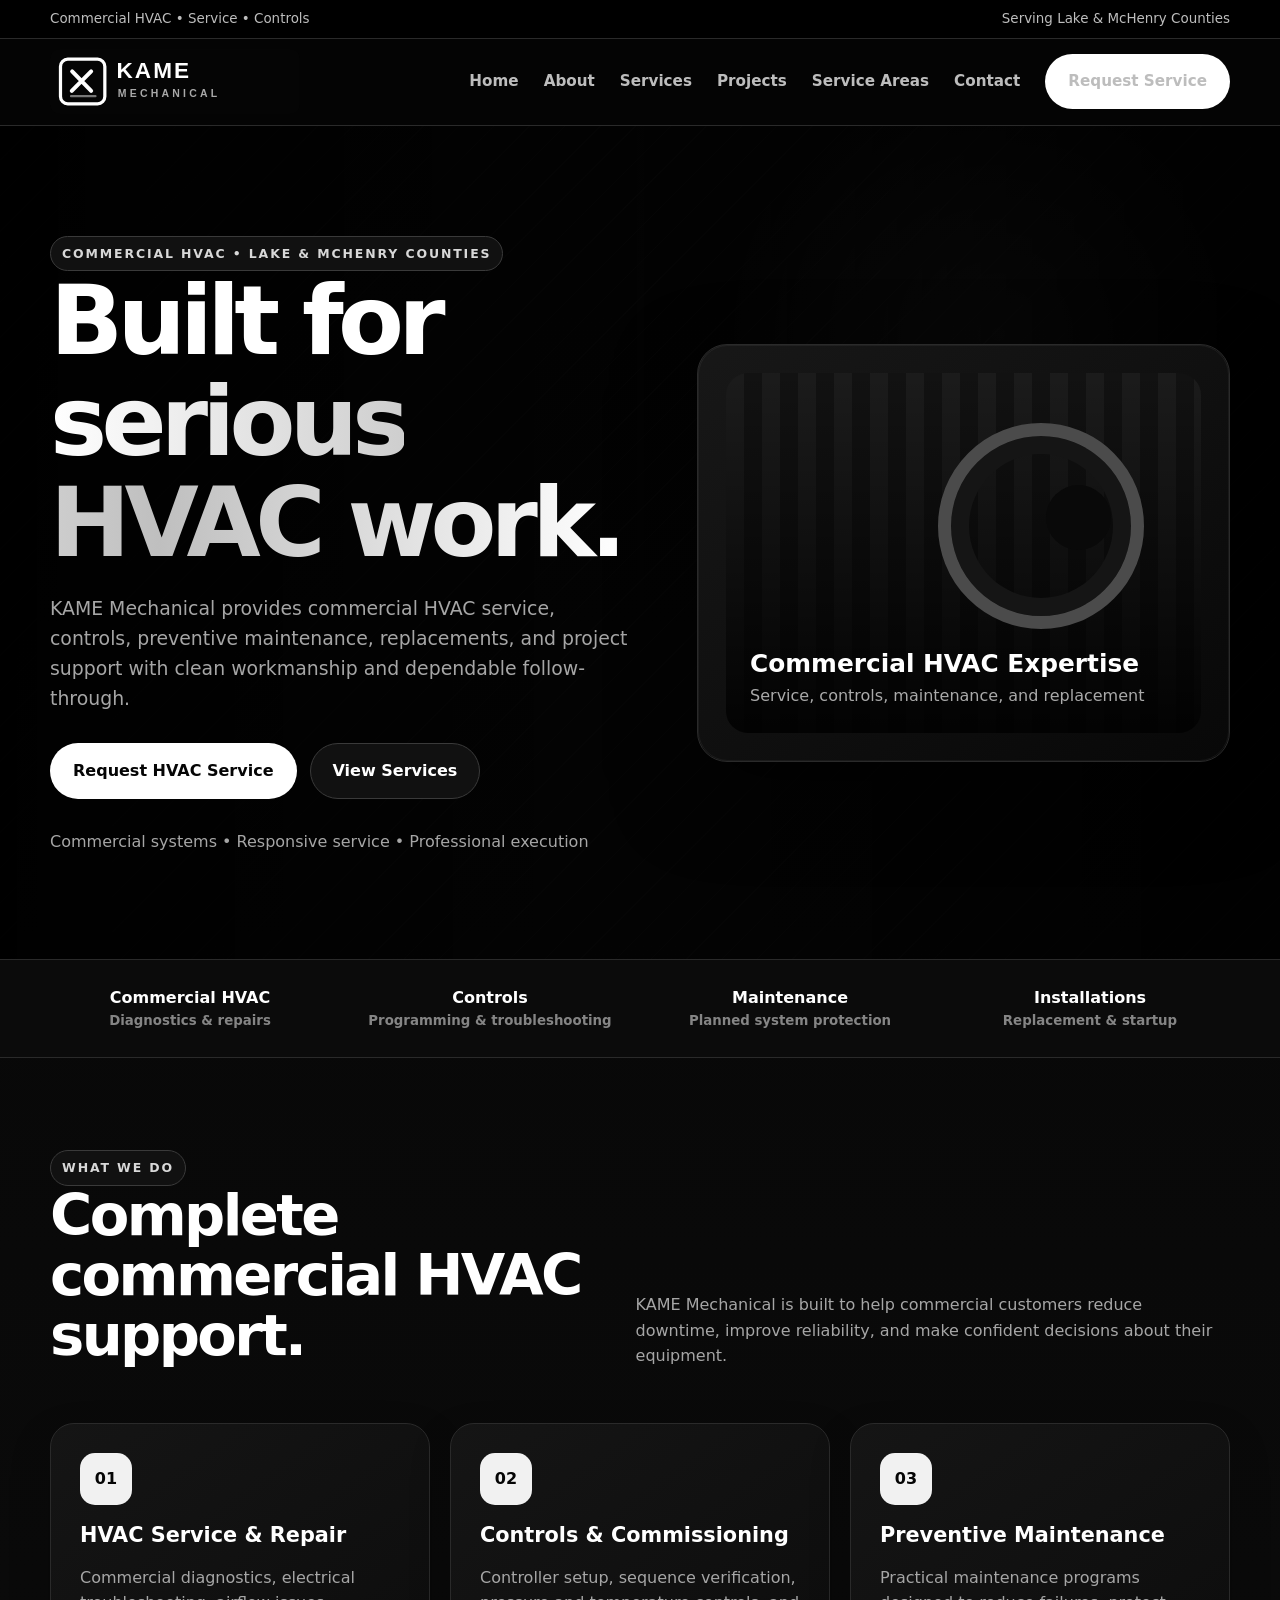
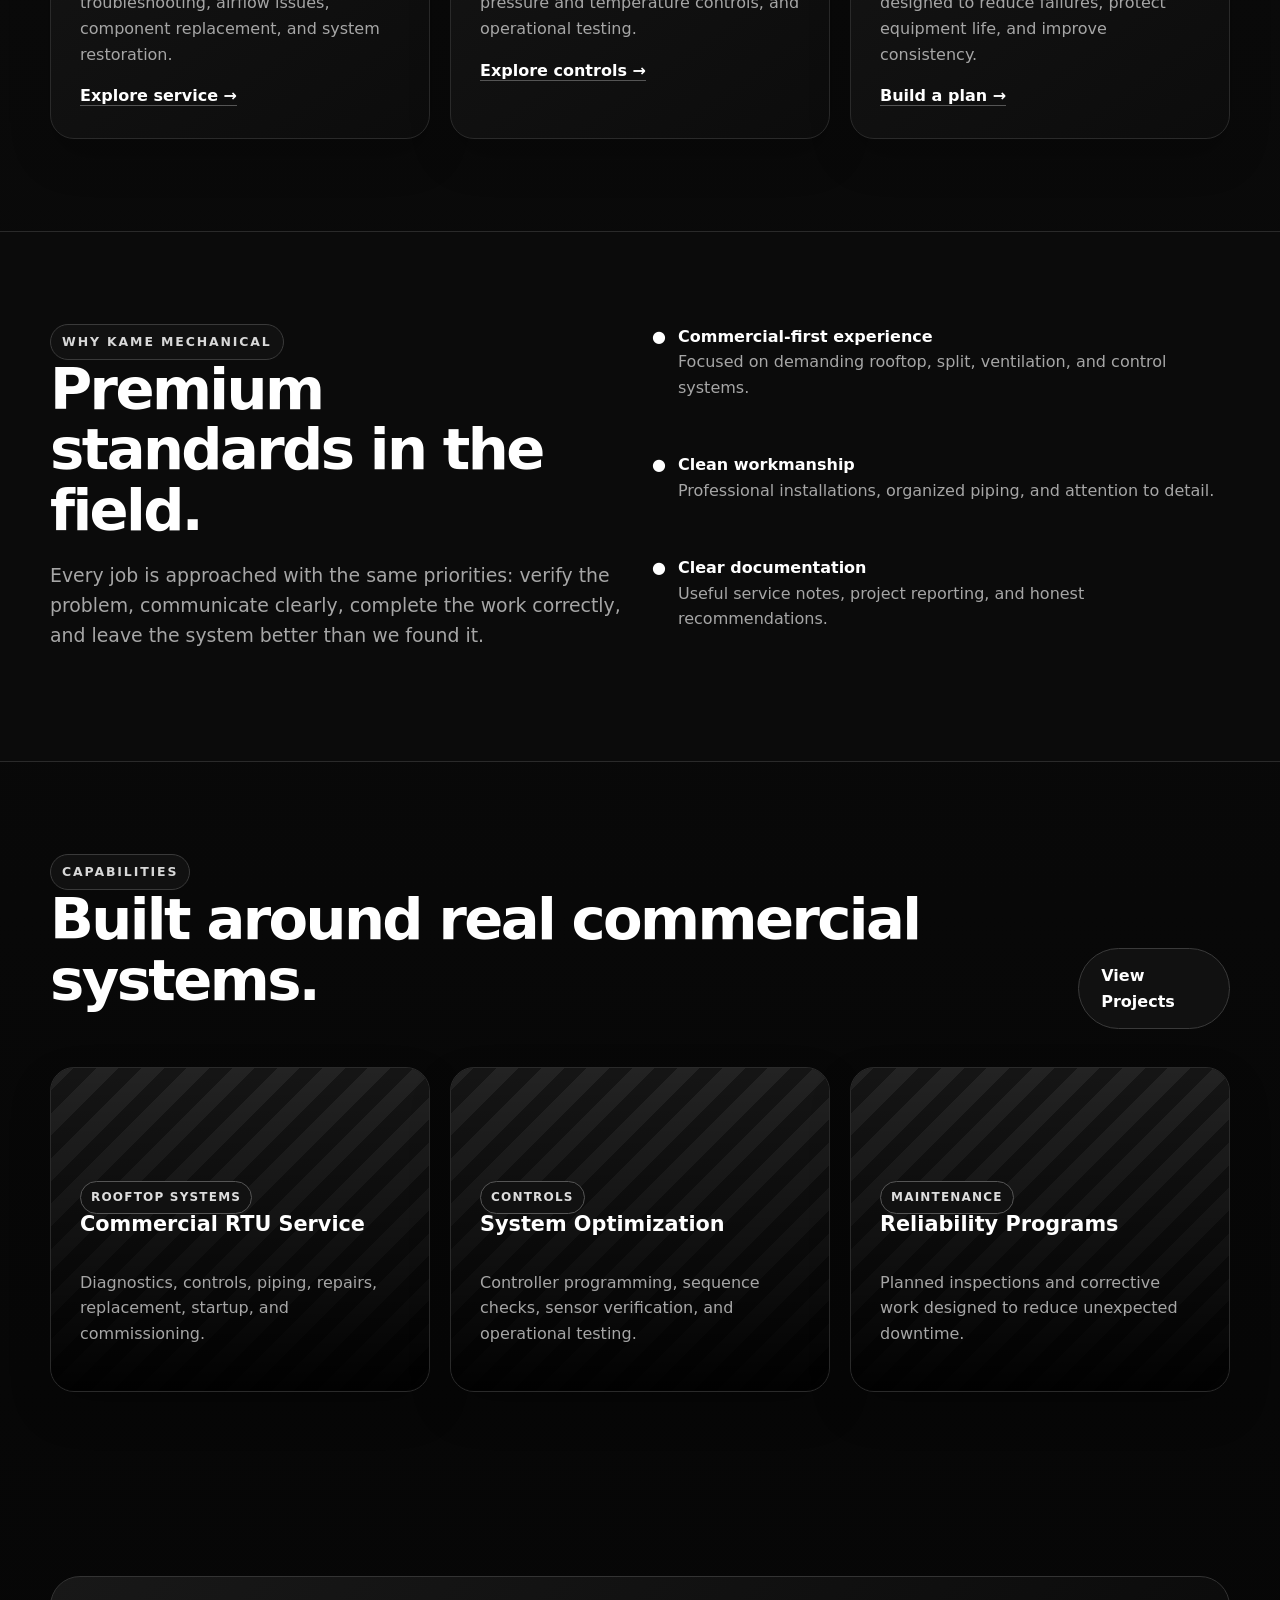
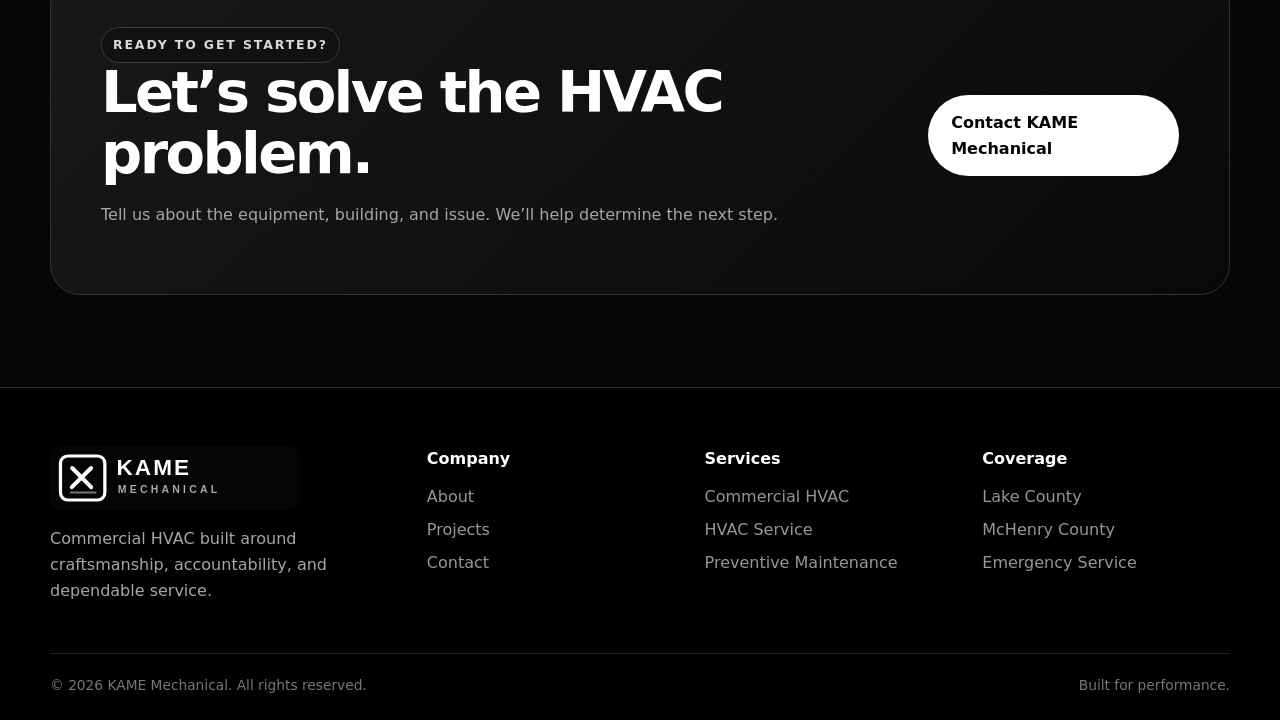
<file: index.html>
<!doctype html><html lang="en"><head>
<meta charset="utf-8"><meta name="viewport" content="width=device-width,initial-scale=1">
<title>KAME Mechanical | Commercial HVAC & HVAC Service</title><meta name="description" content="Commercial HVAC, controls, and preventive maintenance in Lake and McHenry Counties.">
<link rel="icon" href="kame-logo.svg"><link rel="stylesheet" href="style.css">
</head><body>
<div class="topbar"><div class="container"><span>Commercial HVAC • Service • Controls</span><span>Serving Lake &amp; McHenry Counties</span></div></div>
<header class="site-header"><div class="container nav">
<a class="logo" href="index.html" class="active"><img src="kame-logo.svg" alt="KAME Mechanical"></a>
<button class="menu-btn" aria-label="Open menu">☰</button>
<nav class="nav-links">
<a href="index.html">Home</a><a href="about.html">About</a><a href="services.html">Services</a><a href="projects.html">Projects</a><a href="service-areas.html">Service Areas</a><a href="contact.html">Contact</a>
<a class="btn btn-primary" href="contact.html">Request Service</a>
</nav></div></header>


<main>
<section class="hero"><div class="container hero-grid">
<div><span class="eyebrow">Commercial HVAC • Lake &amp; McHenry Counties</span>
<h1>Built for <span class="gradient">serious HVAC work.</span></h1>
<p class="lead">KAME Mechanical provides commercial HVAC service, controls, preventive maintenance, replacements, and project support with clean workmanship and dependable follow-through.</p>
<div class="hero-actions"><a class="btn btn-primary" href="contact.html">Request HVAC Service</a><a class="btn btn-secondary" href="services.html">View Services</a></div>
<p class="muted">Commercial systems • Responsive service • Professional execution</p></div>
<div class="hero-panel"><div class="unit-visual"><div class="unit-caption"><strong>Commercial HVAC Expertise</strong><span>Service, controls, maintenance, and replacement</span></div></div></div>
</div></section>
<div class="trust"><div class="container"><div class="trust-item">Commercial HVAC<small>Diagnostics & repairs</small></div><div class="trust-item">Controls<small>Programming & troubleshooting</small></div><div class="trust-item">Maintenance<small>Planned system protection</small></div><div class="trust-item">Installations<small>Replacement & startup</small></div></div></div>

<section><div class="container"><div class="section-head"><div><span class="eyebrow">What we do</span><h2>Complete commercial HVAC support.</h2></div><p>KAME Mechanical is built to help commercial customers reduce downtime, improve reliability, and make confident decisions about their equipment.</p></div>
<div class="grid-3">
<div class="card"><div class="icon">01</div><h3>HVAC Service & Repair</h3><p>Commercial diagnostics, electrical troubleshooting, airflow issues, component replacement, and system restoration.</p><a class="link" href="services.html">Explore service →</a></div>
<div class="card"><div class="icon">02</div><h3>Controls & Commissioning</h3><p>Controller setup, sequence verification, pressure and temperature controls, and operational testing.</p><a class="link" href="services.html">Explore controls →</a></div>
<div class="card"><div class="icon">03</div><h3>Preventive Maintenance</h3><p>Practical maintenance programs designed to reduce failures, protect equipment life, and improve consistency.</p><a class="link" href="contact.html">Build a plan →</a></div>
</div></div></section>

<section class="feature-band"><div class="container grid-2"><div><span class="eyebrow">Why KAME Mechanical</span><h2>Premium standards in the field.</h2><p class="lead">Every job is approached with the same priorities: verify the problem, communicate clearly, complete the work correctly, and leave the system better than we found it.</p></div>
<div class="checks"><div class="check"><b>●</b><div><strong>Commercial-first experience</strong><br><span class="muted">Focused on demanding rooftop, split, ventilation, and control systems.</span></div></div><div class="check"><b>●</b><div><strong>Clean workmanship</strong><br><span class="muted">Professional installations, organized piping, and attention to detail.</span></div></div><div class="check"><b>●</b><div><strong>Clear documentation</strong><br><span class="muted">Useful service notes, project reporting, and honest recommendations.</span></div></div></div>
</div></section>

<section><div class="container"><div class="section-head"><div><span class="eyebrow">Capabilities</span><h2>Built around real commercial systems.</h2></div><a class="btn btn-secondary" href="projects.html">View Projects</a></div>
<div class="grid-3"><article class="card project"><span class="tag">Rooftop Systems</span><h3>Commercial RTU Service</h3><p>Diagnostics, controls, piping, repairs, replacement, startup, and commissioning.</p></article><article class="card project"><span class="tag">Controls</span><h3>System Optimization</h3><p>Controller programming, sequence checks, sensor verification, and operational testing.</p></article><article class="card project"><span class="tag">Maintenance</span><h3>Reliability Programs</h3><p>Planned inspections and corrective work designed to reduce unexpected downtime.</p></article></div>
</div></section>

<section><div class="container"><div class="cta"><div><span class="eyebrow">Ready to get started?</span><h2>Let’s solve the HVAC problem.</h2><p class="muted">Tell us about the equipment, building, and issue. We’ll help determine the next step.</p></div><a class="btn btn-primary" href="contact.html">Contact KAME Mechanical</a></div></div></section>
</main>


<footer><div class="container">
<div class="footer-grid">
<div><img src="kame-logo.svg" alt="KAME Mechanical" style="width:250px"><p class="muted">Commercial HVAC built around craftsmanship, accountability, and dependable service.</p></div>
<div><h4>Company</h4><a href="about.html">About</a><a href="projects.html">Projects</a><a href="contact.html">Contact</a></div>
<div><h4>Services</h4><a href="services.html">Commercial HVAC</a><a href="services.html">HVAC Service</a><a href="services.html">Preventive Maintenance</a></div>
<div><h4>Coverage</h4><a href="service-areas.html">Lake County</a><a href="service-areas.html">McHenry County</a><a href="contact.html">Emergency Service</a></div>
</div>
<div class="copyright"><span>© <span data-year></span> KAME Mechanical. All rights reserved.</span><span>Built for performance.</span></div>
</div></footer><script src="script.js"></script>
<a class="mobile-call" href="contact.html">Request HVAC Service</a></body></html>
</file>
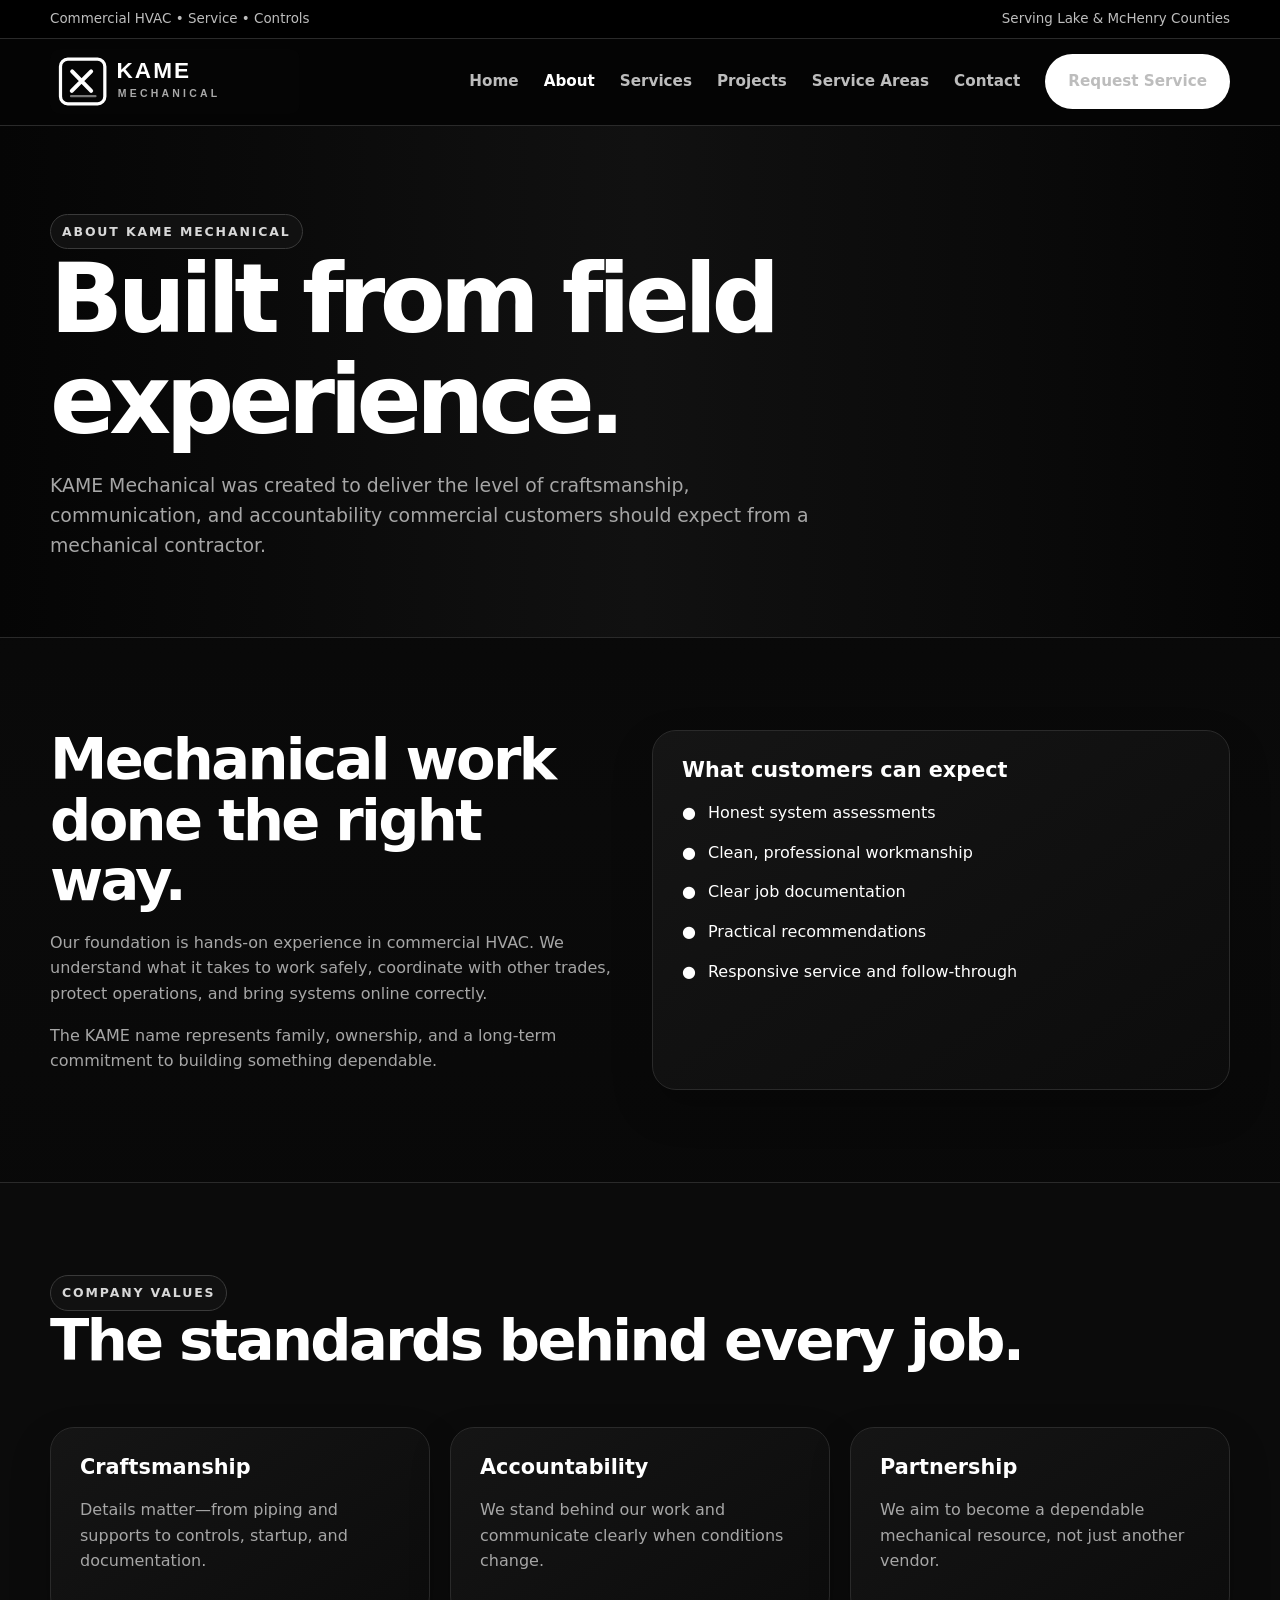
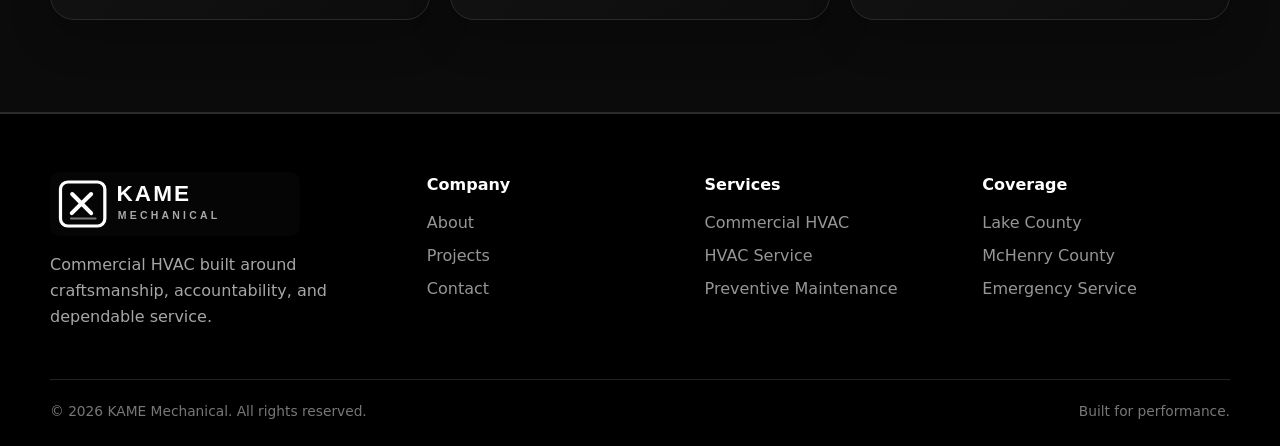
<file: about.html>
<!doctype html><html lang="en"><head>
<meta charset="utf-8"><meta name="viewport" content="width=device-width,initial-scale=1">
<title>About | KAME Mechanical</title><meta name="description" content="Learn about KAME Mechanical and our commercial HVAC standards.">
<link rel="icon" href="kame-logo.svg"><link rel="stylesheet" href="style.css">
</head><body>
<div class="topbar"><div class="container"><span>Commercial HVAC • Service • Controls</span><span>Serving Lake &amp; McHenry Counties</span></div></div>
<header class="site-header"><div class="container nav">
<a class="logo" href="index.html"><img src="kame-logo.svg" alt="KAME Mechanical"></a>
<button class="menu-btn" aria-label="Open menu">☰</button>
<nav class="nav-links">
<a href="index.html">Home</a><a href="about.html" class="active">About</a><a href="services.html">Services</a><a href="projects.html">Projects</a><a href="service-areas.html">Service Areas</a><a href="contact.html">Contact</a>
<a class="btn btn-primary" href="contact.html">Request Service</a>
</nav></div></header>

<main><section class="page-hero"><div class="container"><span class="eyebrow">About KAME Mechanical</span><h1>Built from field experience.</h1><p class="lead">KAME Mechanical was created to deliver the level of craftsmanship, communication, and accountability commercial customers should expect from a mechanical contractor.</p></div></section>
<section><div class="container grid-2"><div><h2>Mechanical work done the right way.</h2><p class="muted">Our foundation is hands-on experience in commercial HVAC. We understand what it takes to work safely, coordinate with other trades, protect operations, and bring systems online correctly.</p><p class="muted">The KAME name represents family, ownership, and a long-term commitment to building something dependable.</p></div><div class="card"><h3>What customers can expect</h3><div class="checks"><div class="check"><b>●</b><span>Honest system assessments</span></div><div class="check"><b>●</b><span>Clean, professional workmanship</span></div><div class="check"><b>●</b><span>Clear job documentation</span></div><div class="check"><b>●</b><span>Practical recommendations</span></div><div class="check"><b>●</b><span>Responsive service and follow-through</span></div></div></div></div></section>
<section class="feature-band"><div class="container"><div class="section-head"><div><span class="eyebrow">Company values</span><h2>The standards behind every job.</h2></div></div><div class="grid-3"><div class="card"><h3>Craftsmanship</h3><p>Details matter—from piping and supports to controls, startup, and documentation.</p></div><div class="card"><h3>Accountability</h3><p>We stand behind our work and communicate clearly when conditions change.</p></div><div class="card"><h3>Partnership</h3><p>We aim to become a dependable mechanical resource, not just another vendor.</p></div></div></div></section></main>

<footer><div class="container">
<div class="footer-grid">
<div><img src="kame-logo.svg" alt="KAME Mechanical" style="width:250px"><p class="muted">Commercial HVAC built around craftsmanship, accountability, and dependable service.</p></div>
<div><h4>Company</h4><a href="about.html">About</a><a href="projects.html">Projects</a><a href="contact.html">Contact</a></div>
<div><h4>Services</h4><a href="services.html">Commercial HVAC</a><a href="services.html">HVAC Service</a><a href="services.html">Preventive Maintenance</a></div>
<div><h4>Coverage</h4><a href="service-areas.html">Lake County</a><a href="service-areas.html">McHenry County</a><a href="contact.html">Emergency Service</a></div>
</div>
<div class="copyright"><span>© <span data-year></span> KAME Mechanical. All rights reserved.</span><span>Built for performance.</span></div>
</div></footer><script src="script.js"></script>
<a class="mobile-call" href="contact.html">Request HVAC Service</a></body></html>
</file>
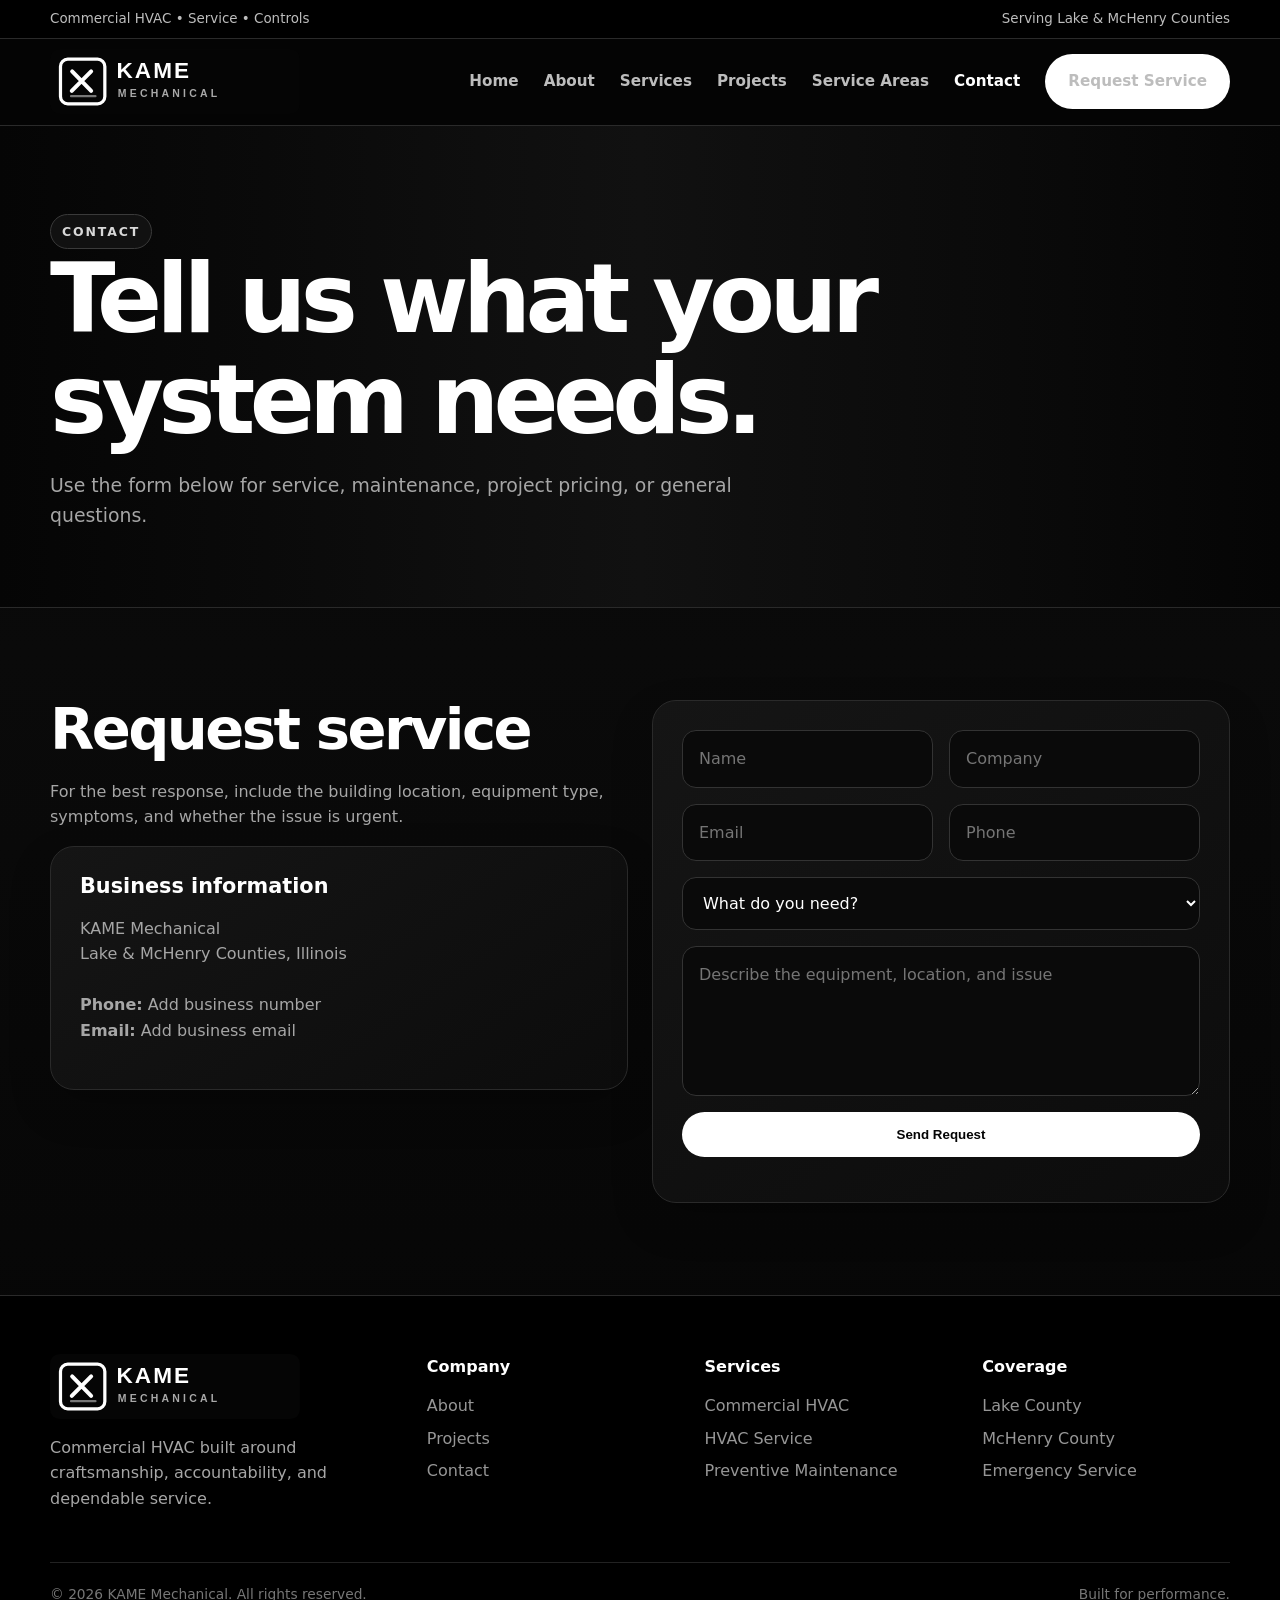
<file: contact.html>
<!doctype html><html lang="en"><head>
<meta charset="utf-8"><meta name="viewport" content="width=device-width,initial-scale=1">
<title>Contact | KAME Mechanical</title><meta name="description" content="Request commercial HVAC or HVAC service service from KAME Mechanical.">
<link rel="icon" href="kame-logo.svg"><link rel="stylesheet" href="style.css">
</head><body>
<div class="topbar"><div class="container"><span>Commercial HVAC • Service • Controls</span><span>Serving Lake &amp; McHenry Counties</span></div></div>
<header class="site-header"><div class="container nav">
<a class="logo" href="index.html"><img src="kame-logo.svg" alt="KAME Mechanical"></a>
<button class="menu-btn" aria-label="Open menu">☰</button>
<nav class="nav-links">
<a href="index.html">Home</a><a href="about.html">About</a><a href="services.html">Services</a><a href="projects.html">Projects</a><a href="service-areas.html">Service Areas</a><a href="contact.html" class="active">Contact</a>
<a class="btn btn-primary" href="contact.html">Request Service</a>
</nav></div></header>

<main><section class="page-hero"><div class="container"><span class="eyebrow">Contact</span><h1>Tell us what your system needs.</h1><p class="lead">Use the form below for service, maintenance, project pricing, or general questions.</p></div></section>
<section><div class="container grid-2"><div>
<h2>Request service</h2><p class="muted">For the best response, include the building location, equipment type, symptoms, and whether the issue is urgent.</p>
<div class="card"><h3>Business information</h3><p class="muted">KAME Mechanical<br>Lake &amp; McHenry Counties, Illinois<br><br><strong>Phone:</strong> Add business number<br><strong>Email:</strong> Add business email</p></div>
</div><div class="card"><form class="form" data-demo>
<div class="form-row"><input required placeholder="Name"><input required placeholder="Company"></div>
<div class="form-row"><input required type="email" placeholder="Email"><input required type="tel" placeholder="Phone"></div>
<select required><option value="">What do you need?</option><option>Emergency service</option><option>Commercial HVAC</option><option>Preventive maintenance</option><option>Project estimate</option></select>
<textarea required placeholder="Describe the equipment, location, and issue"></textarea>
<button class="btn btn-primary" type="submit">Send Request</button><div class="form-message"></div>
</form></div></div></section></main>

<footer><div class="container">
<div class="footer-grid">
<div><img src="kame-logo.svg" alt="KAME Mechanical" style="width:250px"><p class="muted">Commercial HVAC built around craftsmanship, accountability, and dependable service.</p></div>
<div><h4>Company</h4><a href="about.html">About</a><a href="projects.html">Projects</a><a href="contact.html">Contact</a></div>
<div><h4>Services</h4><a href="services.html">Commercial HVAC</a><a href="services.html">HVAC Service</a><a href="services.html">Preventive Maintenance</a></div>
<div><h4>Coverage</h4><a href="service-areas.html">Lake County</a><a href="service-areas.html">McHenry County</a><a href="contact.html">Emergency Service</a></div>
</div>
<div class="copyright"><span>© <span data-year></span> KAME Mechanical. All rights reserved.</span><span>Built for performance.</span></div>
</div></footer><script src="script.js"></script>
<a class="mobile-call" href="contact.html">Request HVAC Service</a></body></html>
</file>
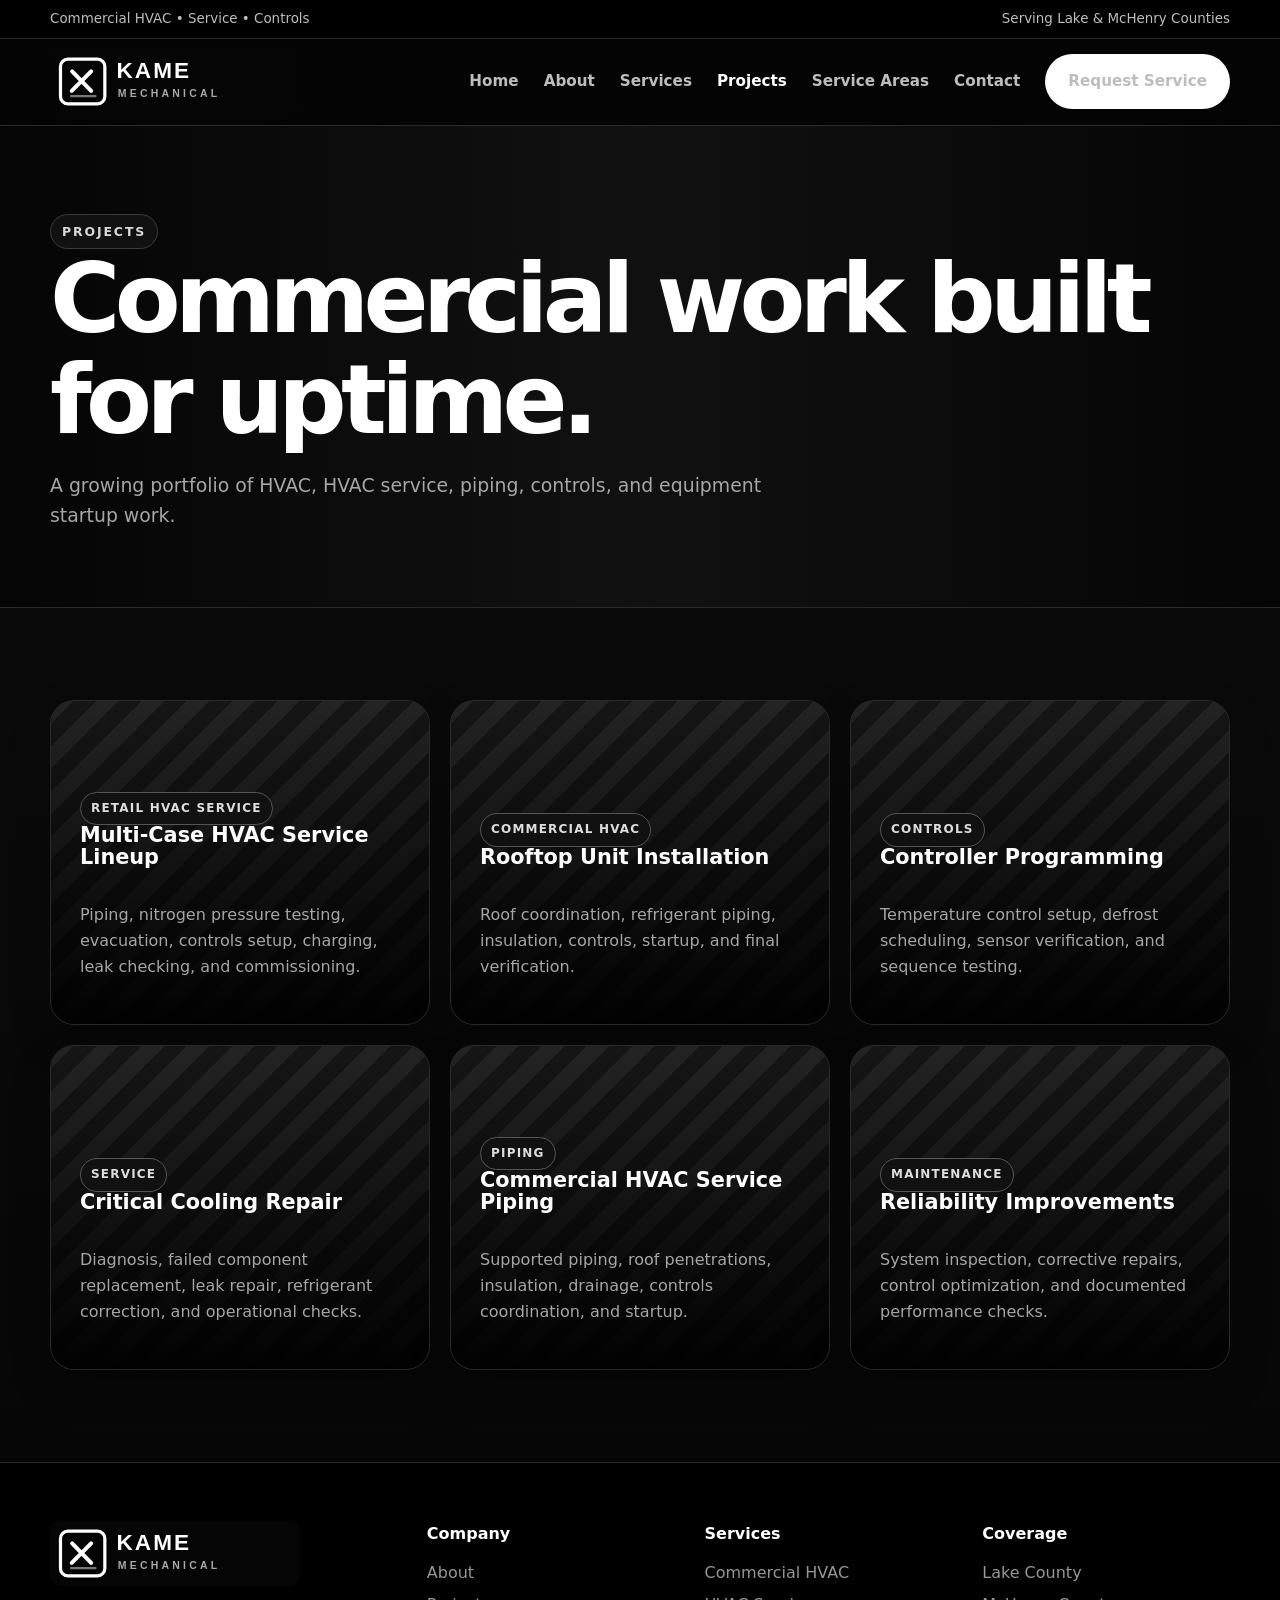
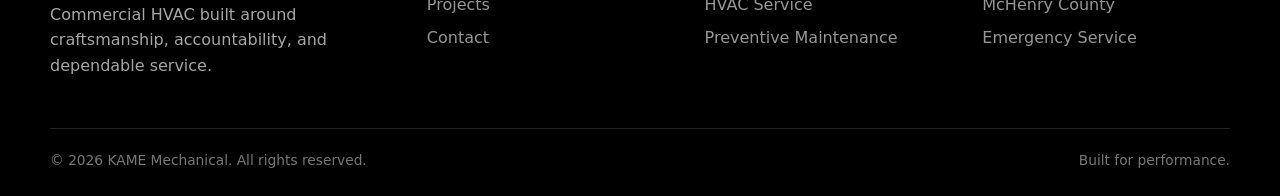
<file: projects.html>
<!doctype html><html lang="en"><head>
<meta charset="utf-8"><meta name="viewport" content="width=device-width,initial-scale=1">
<title>Projects | KAME Mechanical</title><meta name="description" content="View commercial HVAC, controls, and piping project capabilities.">
<link rel="icon" href="kame-logo.svg"><link rel="stylesheet" href="style.css">
</head><body>
<div class="topbar"><div class="container"><span>Commercial HVAC • Service • Controls</span><span>Serving Lake &amp; McHenry Counties</span></div></div>
<header class="site-header"><div class="container nav">
<a class="logo" href="index.html"><img src="kame-logo.svg" alt="KAME Mechanical"></a>
<button class="menu-btn" aria-label="Open menu">☰</button>
<nav class="nav-links">
<a href="index.html">Home</a><a href="about.html">About</a><a href="services.html">Services</a><a href="projects.html" class="active">Projects</a><a href="service-areas.html">Service Areas</a><a href="contact.html">Contact</a>
<a class="btn btn-primary" href="contact.html">Request Service</a>
</nav></div></header>

<main><section class="page-hero"><div class="container"><span class="eyebrow">Projects</span><h1>Commercial work built for uptime.</h1><p class="lead">A growing portfolio of HVAC, HVAC service, piping, controls, and equipment startup work.</p></div></section>
<section><div class="container grid-3">
<article class="card project"><span class="tag">Retail HVAC Service</span><h3>Multi-Case HVAC Service Lineup</h3><p>Piping, nitrogen pressure testing, evacuation, controls setup, charging, leak checking, and commissioning.</p></article>
<article class="card project"><span class="tag">Commercial HVAC</span><h3>Rooftop Unit Installation</h3><p>Roof coordination, refrigerant piping, insulation, controls, startup, and final verification.</p></article>
<article class="card project"><span class="tag">Controls</span><h3>Controller Programming</h3><p>Temperature control setup, defrost scheduling, sensor verification, and sequence testing.</p></article>
<article class="card project"><span class="tag">Service</span><h3>Critical Cooling Repair</h3><p>Diagnosis, failed component replacement, leak repair, refrigerant correction, and operational checks.</p></article>
<article class="card project"><span class="tag">Piping</span><h3>Commercial HVAC Service Piping</h3><p>Supported piping, roof penetrations, insulation, drainage, controls coordination, and startup.</p></article>
<article class="card project"><span class="tag">Maintenance</span><h3>Reliability Improvements</h3><p>System inspection, corrective repairs, control optimization, and documented performance checks.</p></article>
</div></section></main>

<footer><div class="container">
<div class="footer-grid">
<div><img src="kame-logo.svg" alt="KAME Mechanical" style="width:250px"><p class="muted">Commercial HVAC built around craftsmanship, accountability, and dependable service.</p></div>
<div><h4>Company</h4><a href="about.html">About</a><a href="projects.html">Projects</a><a href="contact.html">Contact</a></div>
<div><h4>Services</h4><a href="services.html">Commercial HVAC</a><a href="services.html">HVAC Service</a><a href="services.html">Preventive Maintenance</a></div>
<div><h4>Coverage</h4><a href="service-areas.html">Lake County</a><a href="service-areas.html">McHenry County</a><a href="contact.html">Emergency Service</a></div>
</div>
<div class="copyright"><span>© <span data-year></span> KAME Mechanical. All rights reserved.</span><span>Built for performance.</span></div>
</div></footer><script src="script.js"></script>
<a class="mobile-call" href="contact.html">Request HVAC Service</a></body></html>
</file>
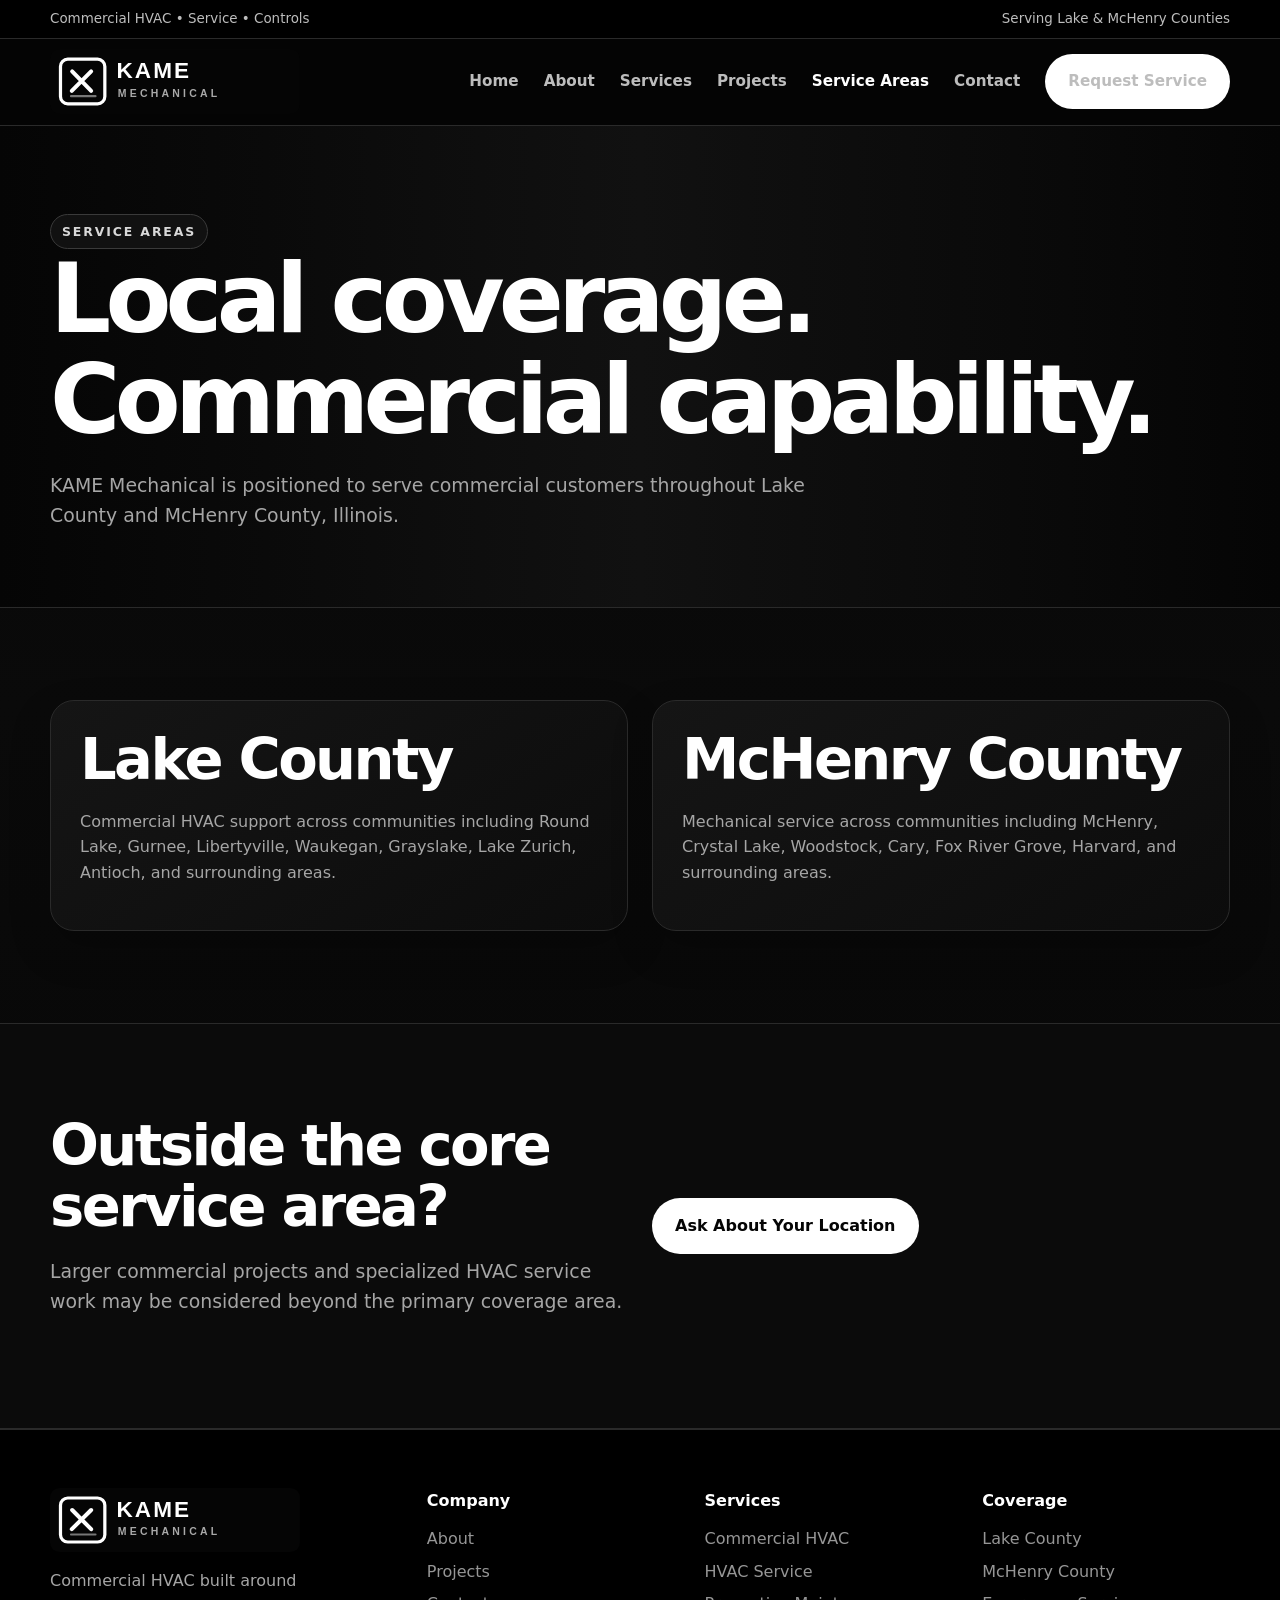
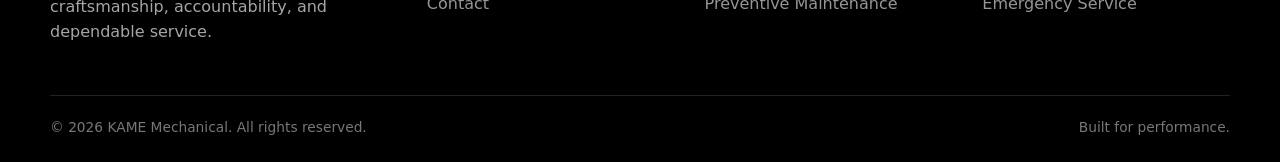
<file: service-areas.html>
<!doctype html><html lang="en"><head>
<meta charset="utf-8"><meta name="viewport" content="width=device-width,initial-scale=1">
<title>Service Areas | KAME Mechanical</title><meta name="description" content="Serving Lake County and McHenry County, Illinois.">
<link rel="icon" href="kame-logo.svg"><link rel="stylesheet" href="style.css">
</head><body>
<div class="topbar"><div class="container"><span>Commercial HVAC • Service • Controls</span><span>Serving Lake &amp; McHenry Counties</span></div></div>
<header class="site-header"><div class="container nav">
<a class="logo" href="index.html"><img src="kame-logo.svg" alt="KAME Mechanical"></a>
<button class="menu-btn" aria-label="Open menu">☰</button>
<nav class="nav-links">
<a href="index.html">Home</a><a href="about.html">About</a><a href="services.html">Services</a><a href="projects.html">Projects</a><a href="service-areas.html" class="active">Service Areas</a><a href="contact.html">Contact</a>
<a class="btn btn-primary" href="contact.html">Request Service</a>
</nav></div></header>

<main><section class="page-hero"><div class="container"><span class="eyebrow">Service Areas</span><h1>Local coverage. Commercial capability.</h1><p class="lead">KAME Mechanical is positioned to serve commercial customers throughout Lake County and McHenry County, Illinois.</p></div></section>
<section><div class="container grid-2"><div class="card"><h2>Lake County</h2><p class="muted">Commercial HVAC support across communities including Round Lake, Gurnee, Libertyville, Waukegan, Grayslake, Lake Zurich, Antioch, and surrounding areas.</p></div><div class="card"><h2>McHenry County</h2><p class="muted">Mechanical service across communities including McHenry, Crystal Lake, Woodstock, Cary, Fox River Grove, Harvard, and surrounding areas.</p></div></div></section>
<section class="feature-band"><div class="container grid-2"><div><h2>Outside the core service area?</h2><p class="lead">Larger commercial projects and specialized HVAC service work may be considered beyond the primary coverage area.</p></div><div style="display:flex;align-items:center"><a class="btn btn-primary" href="contact.html">Ask About Your Location</a></div></div></section></main>

<footer><div class="container">
<div class="footer-grid">
<div><img src="kame-logo.svg" alt="KAME Mechanical" style="width:250px"><p class="muted">Commercial HVAC built around craftsmanship, accountability, and dependable service.</p></div>
<div><h4>Company</h4><a href="about.html">About</a><a href="projects.html">Projects</a><a href="contact.html">Contact</a></div>
<div><h4>Services</h4><a href="services.html">Commercial HVAC</a><a href="services.html">HVAC Service</a><a href="services.html">Preventive Maintenance</a></div>
<div><h4>Coverage</h4><a href="service-areas.html">Lake County</a><a href="service-areas.html">McHenry County</a><a href="contact.html">Emergency Service</a></div>
</div>
<div class="copyright"><span>© <span data-year></span> KAME Mechanical. All rights reserved.</span><span>Built for performance.</span></div>
</div></footer><script src="script.js"></script>
<a class="mobile-call" href="contact.html">Request HVAC Service</a></body></html>
</file>
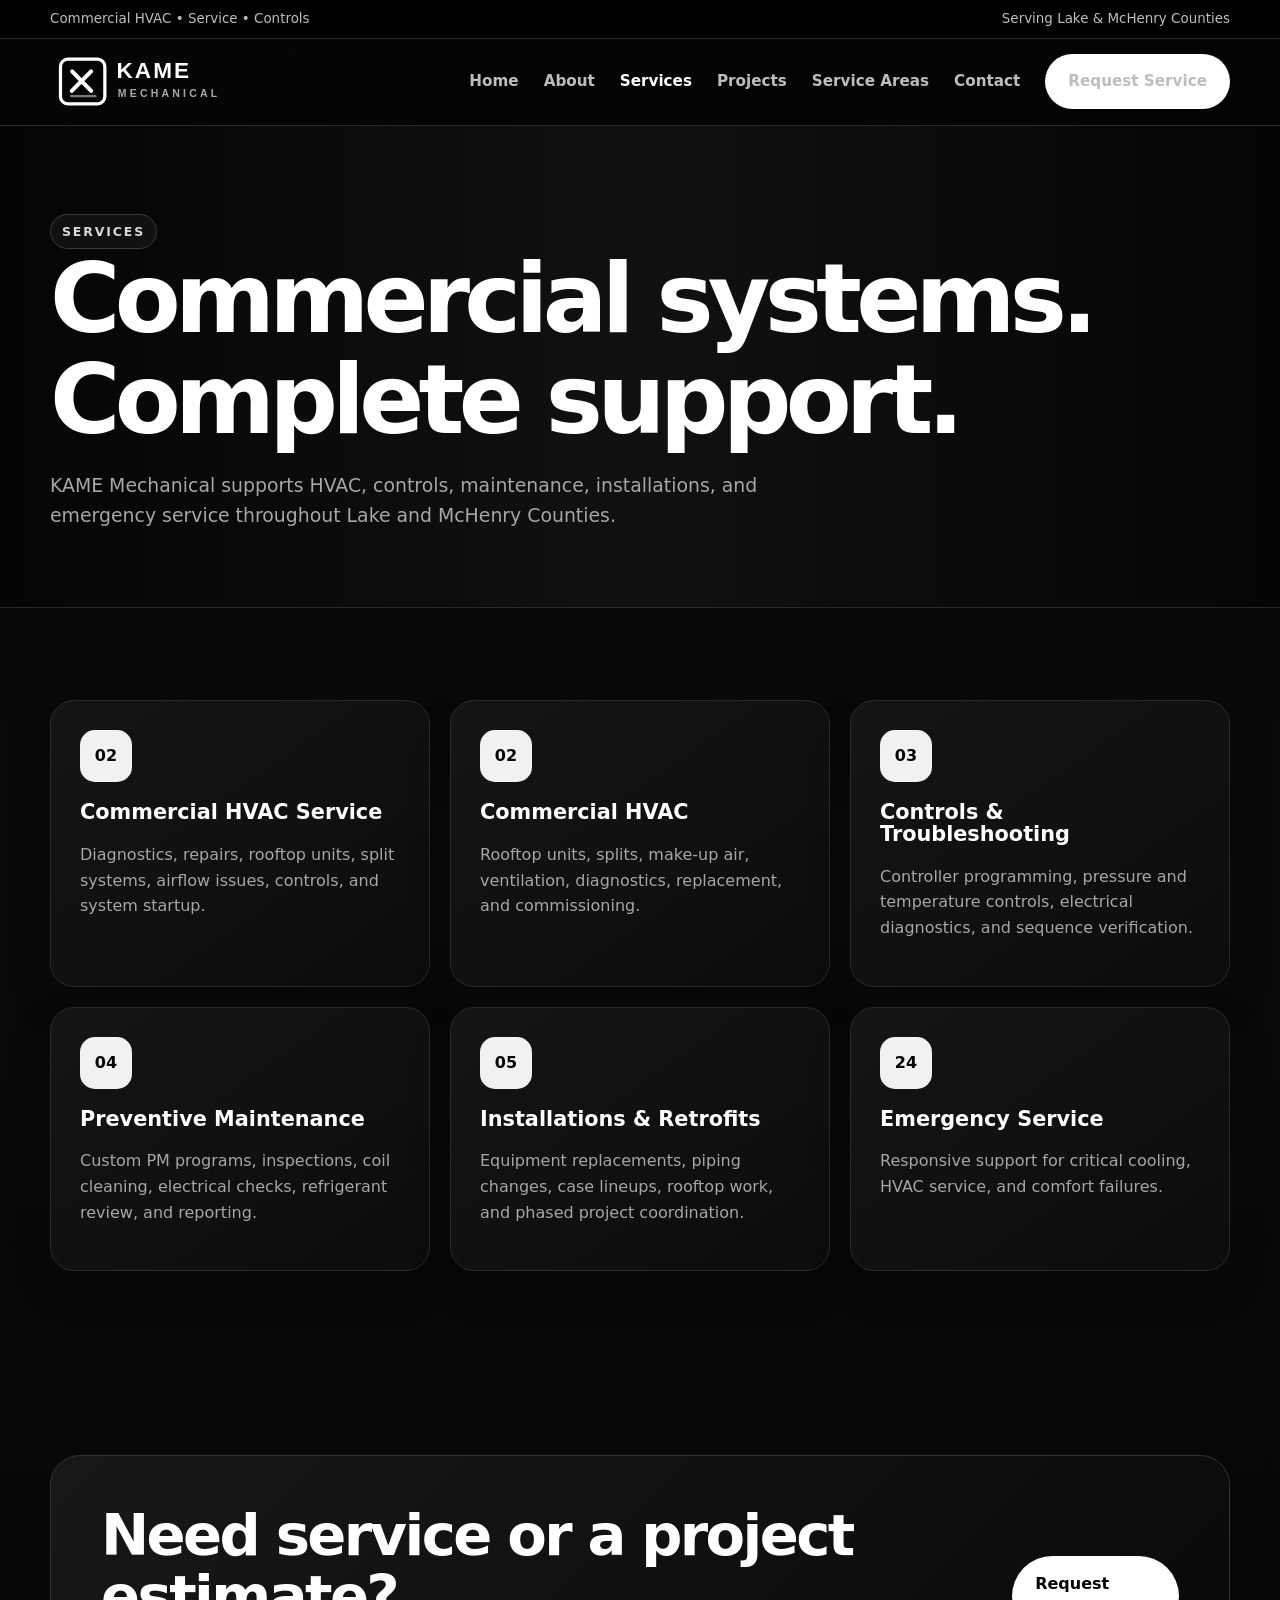
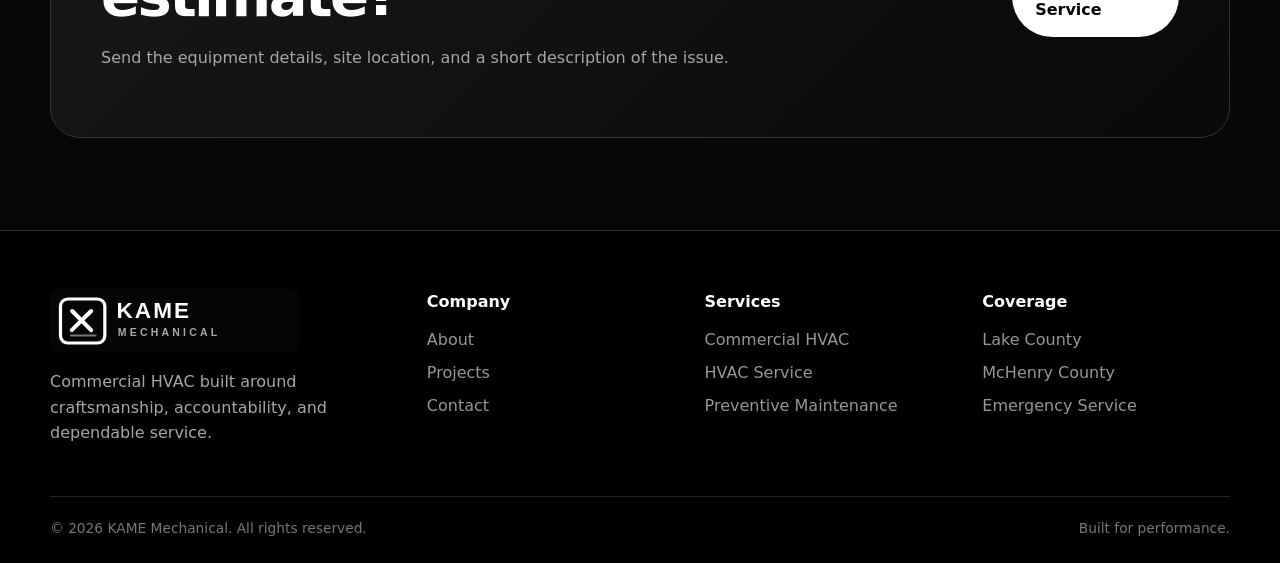
<file: services.html>
<!doctype html><html lang="en"><head>
<meta charset="utf-8"><meta name="viewport" content="width=device-width,initial-scale=1">
<title>Services | KAME Mechanical</title><meta name="description" content="Commercial HVAC, controls, installations, maintenance, and emergency service.">
<link rel="icon" href="kame-logo.svg"><link rel="stylesheet" href="style.css">
</head><body>
<div class="topbar"><div class="container"><span>Commercial HVAC • Service • Controls</span><span>Serving Lake &amp; McHenry Counties</span></div></div>
<header class="site-header"><div class="container nav">
<a class="logo" href="index.html"><img src="kame-logo.svg" alt="KAME Mechanical"></a>
<button class="menu-btn" aria-label="Open menu">☰</button>
<nav class="nav-links">
<a href="index.html">Home</a><a href="about.html">About</a><a href="services.html" class="active">Services</a><a href="projects.html">Projects</a><a href="service-areas.html">Service Areas</a><a href="contact.html">Contact</a>
<a class="btn btn-primary" href="contact.html">Request Service</a>
</nav></div></header>

<main><section class="page-hero"><div class="container"><span class="eyebrow">Services</span><h1>Commercial systems. Complete support.</h1><p class="lead">KAME Mechanical supports HVAC, controls, maintenance, installations, and emergency service throughout Lake and McHenry Counties.</p></div></section>
<section><div class="container grid-3">
<div class="card"><div class="icon">02</div><h3>Commercial HVAC Service</h3><p>Diagnostics, repairs, rooftop units, split systems, airflow issues, controls, and system startup.</p></div>
<div class="card"><div class="icon">02</div><h3>Commercial HVAC</h3><p>Rooftop units, splits, make-up air, ventilation, diagnostics, replacement, and commissioning.</p></div>
<div class="card"><div class="icon">03</div><h3>Controls & Troubleshooting</h3><p>Controller programming, pressure and temperature controls, electrical diagnostics, and sequence verification.</p></div>
<div class="card"><div class="icon">04</div><h3>Preventive Maintenance</h3><p>Custom PM programs, inspections, coil cleaning, electrical checks, refrigerant review, and reporting.</p></div>
<div class="card"><div class="icon">05</div><h3>Installations & Retrofits</h3><p>Equipment replacements, piping changes, case lineups, rooftop work, and phased project coordination.</p></div>
<div class="card"><div class="icon">24</div><h3>Emergency Service</h3><p>Responsive support for critical cooling, HVAC service, and comfort failures.</p></div>
</div></section>
<section><div class="container"><div class="cta"><div><h2>Need service or a project estimate?</h2><p class="muted">Send the equipment details, site location, and a short description of the issue.</p></div><a class="btn btn-primary" href="contact.html">Request Service</a></div></div></section></main>

<footer><div class="container">
<div class="footer-grid">
<div><img src="kame-logo.svg" alt="KAME Mechanical" style="width:250px"><p class="muted">Commercial HVAC built around craftsmanship, accountability, and dependable service.</p></div>
<div><h4>Company</h4><a href="about.html">About</a><a href="projects.html">Projects</a><a href="contact.html">Contact</a></div>
<div><h4>Services</h4><a href="services.html">Commercial HVAC</a><a href="services.html">HVAC Service</a><a href="services.html">Preventive Maintenance</a></div>
<div><h4>Coverage</h4><a href="service-areas.html">Lake County</a><a href="service-areas.html">McHenry County</a><a href="contact.html">Emergency Service</a></div>
</div>
<div class="copyright"><span>© <span data-year></span> KAME Mechanical. All rights reserved.</span><span>Built for performance.</span></div>
</div></footer><script src="script.js"></script>
<a class="mobile-call" href="contact.html">Request HVAC Service</a></body></html>
</file>
<file: style.css>
:root{
  --bg:#050505;--bg2:#0b0b0b;--panel:#111;--panel2:#171717;--text:#fff;--muted:#a6a6a6;
  --line:#2a2a2a;--soft:#1a1a1a;--silver:#d8d8d8;--max:1180px;--radius:24px;
  --shadow:0 30px 80px rgba(0,0,0,.55)
}
*{box-sizing:border-box}html{scroll-behavior:smooth}
body{margin:0;background:linear-gradient(180deg,#050505,#0a0a0a 40%,#050505);color:var(--text);
font-family:Inter,ui-sans-serif,system-ui,-apple-system,Segoe UI,Roboto,Arial,sans-serif;line-height:1.6}
a{color:inherit;text-decoration:none}img{max-width:100%;display:block}.container{width:min(calc(100% - 36px),var(--max));margin:auto}
.topbar{background:#000;border-bottom:1px solid var(--line);color:#bdbdbd;font-size:.84rem}
.topbar .container{display:flex;justify-content:space-between;gap:20px;padding:8px 0}
.site-header{position:sticky;top:0;z-index:50;background:rgba(5,5,5,.9);backdrop-filter:blur(18px);border-bottom:1px solid var(--line)}
.site-header.scrolled{box-shadow:0 14px 40px rgba(0,0,0,.4)}
.nav{height:86px;display:flex;align-items:center;justify-content:space-between;gap:28px}
.logo img{width:250px}.nav-links{display:flex;align-items:center;gap:25px}
.nav-links a{color:#bdbdbd;font-weight:750;font-size:.95rem}.nav-links a:hover,.nav-links a.active{color:#fff}
.menu-btn{display:none;border:1px solid var(--line);background:#111;color:#fff;border-radius:12px;padding:10px 12px}
.btn{display:inline-flex;align-items:center;justify-content:center;padding:14px 22px;border-radius:999px;font-weight:900;border:1px solid transparent;transition:.25s}
.btn-primary{background:#fff;color:#050505}.btn-primary:hover{background:#dcdcdc;transform:translateY(-2px)}
.btn-secondary{border-color:#3a3a3a;background:#111;color:#fff}.btn-secondary:hover{border-color:#666;transform:translateY(-2px)}
.hero{padding:110px 0 88px;position:relative;overflow:hidden}
.hero:before{content:"";position:absolute;inset:0;background:
linear-gradient(90deg,rgba(0,0,0,.95),rgba(0,0,0,.58),rgba(0,0,0,.88)),
radial-gradient(circle at 78% 25%,rgba(255,255,255,.08),transparent 23%),
repeating-linear-gradient(135deg,transparent 0 24px,rgba(255,255,255,.018) 24px 25px)}
.hero-grid{position:relative;display:grid;grid-template-columns:1.05fr .95fr;gap:58px;align-items:center}
.eyebrow{display:inline-flex;padding:7px 11px;border:1px solid #3a3a3a;border-radius:999px;color:#d8d8d8;font-size:.78rem;font-weight:900;letter-spacing:.15em;text-transform:uppercase;background:#111}
h1,h2,h3{line-height:1.05;margin:0 0 18px}h1{font-size:clamp(3.2rem,7.5vw,6.8rem);letter-spacing:-.06em}
h2{font-size:clamp(2.1rem,4.5vw,4rem);letter-spacing:-.045em}h3{font-size:1.3rem}
.gradient{background:linear-gradient(90deg,#fff,#bfbfbf,#fff);-webkit-background-clip:text;background-clip:text;color:transparent}
.lead{font-size:1.18rem;color:var(--muted);max-width:700px}.hero-actions{display:flex;flex-wrap:wrap;gap:13px;margin:30px 0}
.hero-panel{border:1px solid #2a2a2a;border-radius:30px;padding:28px;background:
linear-gradient(145deg,rgba(24,24,24,.98),rgba(8,8,8,.98));box-shadow:var(--shadow);position:relative}
.hero-panel:before{content:"";position:absolute;inset:0;border-radius:30px;border:1px solid rgba(255,255,255,.05);pointer-events:none}
.unit-visual{min-height:360px;border-radius:22px;display:flex;align-items:flex-end;padding:24px;background:
linear-gradient(to top,rgba(0,0,0,.92),rgba(0,0,0,.15)),
repeating-linear-gradient(90deg,#202020 0 18px,#151515 18px 36px),
linear-gradient(135deg,#2c2c2c,#0d0d0d);position:relative;overflow:hidden}
.unit-visual:before{content:"";position:absolute;right:12%;top:14%;width:180px;height:180px;border:13px solid #4b4b4b;border-radius:50%;box-shadow:inset 0 0 0 18px #151515}
.unit-visual:after{content:"";position:absolute;right:19%;top:31%;width:65px;height:65px;background:#090909;border-radius:50%}
.unit-caption{position:relative;z-index:2}.unit-caption strong{font-size:1.55rem}.unit-caption span{display:block;color:#aaa}
.trust{border-block:1px solid var(--line);background:#0b0b0b}.trust .container{display:grid;grid-template-columns:repeat(4,1fr);gap:20px;padding:25px 0}
.trust-item{text-align:center;font-weight:900}.trust-item small{display:block;color:#858585;font-weight:650}
section{padding:92px 0}.section-head{display:flex;justify-content:space-between;align-items:end;gap:30px;margin-bottom:38px}
.section-head p{max-width:620px;color:var(--muted)}
.grid-3{display:grid;grid-template-columns:repeat(3,1fr);gap:20px}.grid-2{display:grid;grid-template-columns:repeat(2,1fr);gap:24px}
.card{background:linear-gradient(145deg,#151515,#0c0c0c);border:1px solid var(--line);border-radius:var(--radius);padding:29px;box-shadow:0 18px 40px rgba(0,0,0,.22)}
.card p,.muted{color:var(--muted)}.icon{width:52px;height:52px;border-radius:15px;display:grid;place-items:center;background:#f1f1f1;color:#050505;font-weight:900;margin-bottom:20px}
.link{color:#fff;font-weight:900;border-bottom:1px solid #555}
.feature-band{background:#0b0b0b;border-block:1px solid var(--line)}
.checks{display:grid;gap:14px}.check{display:flex;gap:12px}.check b{color:#fff}
.project{min-height:325px;display:flex;flex-direction:column;justify-content:flex-end;position:relative;overflow:hidden}
.project:before{content:"";position:absolute;inset:0;background:
linear-gradient(to top,rgba(0,0,0,.96),rgba(0,0,0,.08)),
repeating-linear-gradient(135deg,#262626 0 16px,#171717 16px 32px)}
.project>*{position:relative}.tag{align-self:flex-start;display:inline-flex;padding:6px 10px;border-radius:999px;border:1px solid #555;background:#111;color:#ddd;font-size:.75rem;font-weight:900;letter-spacing:.1em;text-transform:uppercase}
.cta{padding:50px;border-radius:30px;background:linear-gradient(135deg,#181818,#090909);border:1px solid #333;display:flex;justify-content:space-between;align-items:center;gap:30px}
.page-hero{padding:88px 0 58px;border-bottom:1px solid var(--line);background:
linear-gradient(90deg,#050505,#111,#050505)}.page-hero p{max-width:760px;color:var(--muted)}
.form{display:grid;gap:16px}.form-row{display:grid;grid-template-columns:1fr 1fr;gap:16px}
input,textarea,select{width:100%;padding:15px 16px;border-radius:14px;border:1px solid #333;background:#0a0a0a;color:#fff;font:inherit}
textarea{min-height:150px}.notice{padding:14px 16px;border:1px solid #555;background:#151515;border-radius:14px;color:#eee}
footer{padding:58px 0 24px;border-top:1px solid var(--line);background:#000}.footer-grid{display:grid;grid-template-columns:1.4fr repeat(3,1fr);gap:30px}
.footer-grid h4{margin:0 0 13px}.footer-grid a{display:block;color:#969696;margin:7px 0}.copyright{margin-top:34px;padding-top:20px;border-top:1px solid #222;display:flex;justify-content:space-between;color:#777;font-size:.86rem}
.mobile-call{display:none}
.hero-grid>*,.card,.trust-item,.cta{animation:riseIn .65s ease both}@keyframes riseIn{from{opacity:0;transform:translateY(16px)}to{opacity:1;transform:translateY(0)}}
@media(prefers-reduced-motion:reduce){*{animation:none!important;transition:none!important;scroll-behavior:auto!important}}
@media(max-width:900px){
 .nav-links{display:none;position:absolute;top:86px;left:18px;right:18px;flex-direction:column;align-items:stretch;background:#0a0a0a;border:1px solid #333;border-radius:18px;padding:18px}
 .nav-links.open{display:flex}.menu-btn{display:block}.hero-grid,.grid-3,.grid-2,.footer-grid{grid-template-columns:1fr}.section-head,.cta{align-items:flex-start;flex-direction:column}
 .trust .container{grid-template-columns:1fr 1fr}.logo img{width:210px}.mobile-call{display:flex;position:fixed;left:18px;right:18px;bottom:18px;z-index:60;padding:14px 20px;border-radius:999px;justify-content:center;background:#fff;color:#050505;font-weight:900;box-shadow:0 18px 40px rgba(0,0,0,.45)}body{padding-bottom:84px}
}
@media(max-width:560px){.topbar .container{flex-direction:column;gap:2px}.form-row{grid-template-columns:1fr}.trust .container{grid-template-columns:1fr}h1{font-size:3.3rem}.hero{padding-top:65px}.cta{padding:31px}}
</file>
